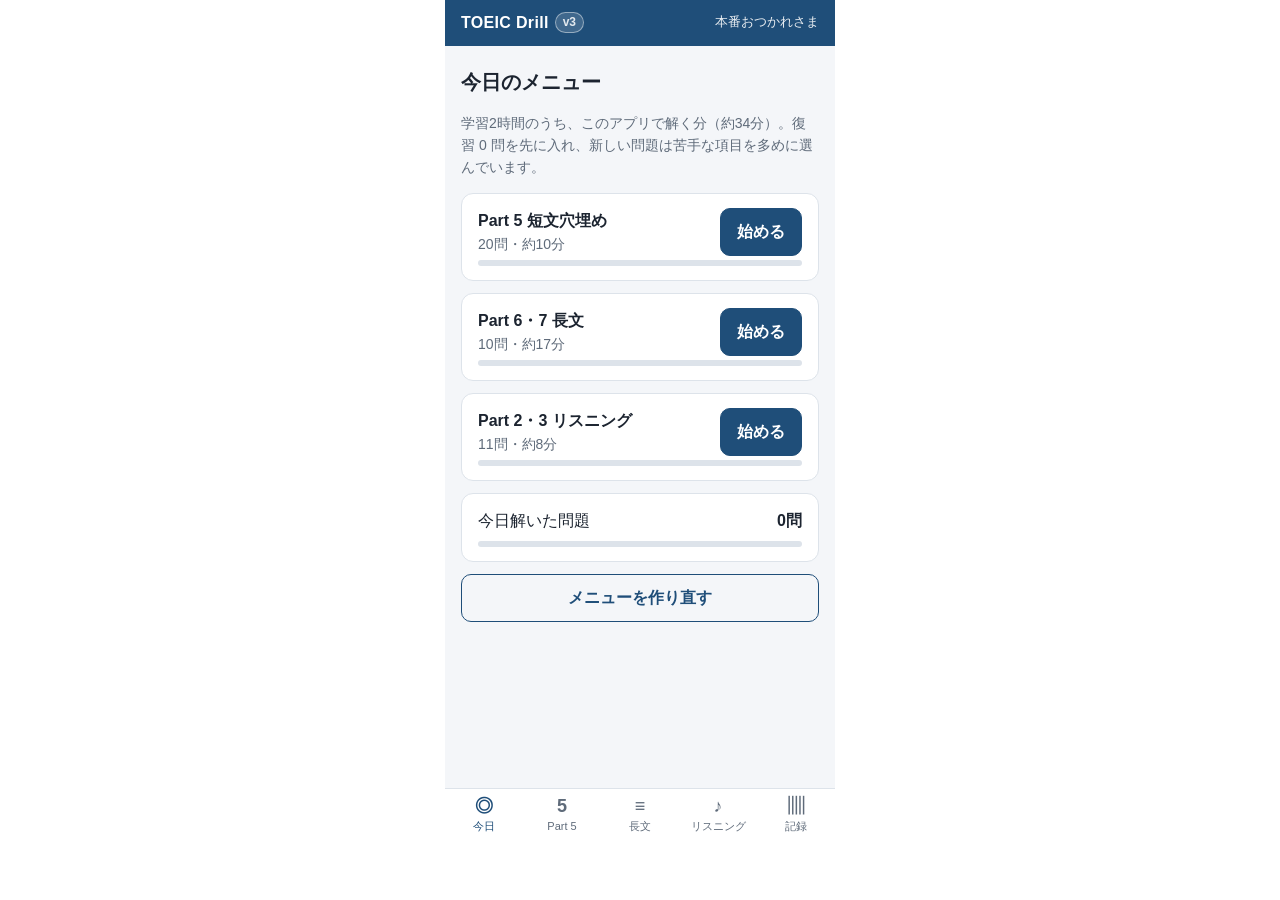
<file: tools/frame.html>
<!doctype html>
<!-- スクリーンショット用：アプリを幅390pxの枠に入れて表示する（ヘッドレスChromeは窓の最小幅が約500pxのため、中央に置いて切り抜く） -->
<meta charset="utf-8">
<body style="margin:0;background:#fff">
<iframe id="f" style="border:0;width:390px;height:844px;display:block;margin:0 auto"></iframe>
<script>document.getElementById('f').src = '../' + decodeURIComponent(location.hash.slice(1));</script>
</body>
</file>
